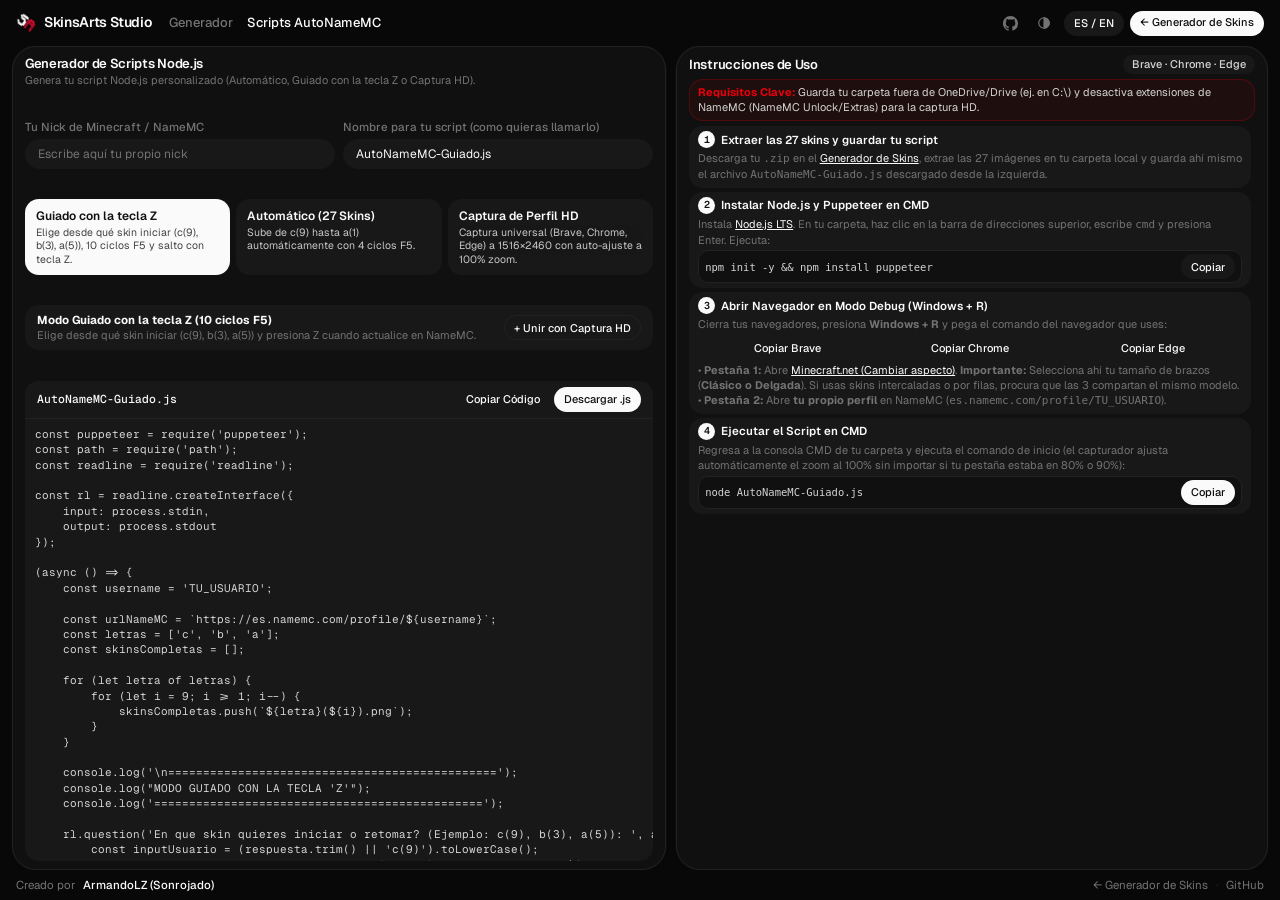
<file: script/index.html>
<!DOCTYPE html>
<html lang="es">
<head>
    <meta charset="UTF-8">
    <meta name="viewport" content="width=device-width, initial-scale=1.0">
    <title>AutoNameMC & Capture Scripts — SkinsArts Studio</title>
    <meta name="description" content="Generador de scripts Node.js personalizados para subir 27 skins a Minecraft.net, actualizar NameMC y capturar tu perfil en alta resolución.">
    <meta name="author" content="ArmandoLZ (Sonrojado)">
    <link rel="icon" type="image/png" href="../logo1.png">
    <link rel="preconnect" href="https://fonts.googleapis.com">
    <link rel="preconnect" href="https://fonts.gstatic.com" crossorigin>
    <link href="https://fonts.googleapis.com/css2?family=Geist+Mono:wght@400;500&family=Geist:wght@400;500;600;700&display=swap" rel="stylesheet">
    <link rel="stylesheet" href="../style.css">
</head>
<body>
    <div class="app-shell">
        <header class="topbar">
            <div class="topbar-left">
                <a href="../index.html" class="topbar-brand">
                    <img src="../logo2.png" alt="SkinsArts" class="brand-logo" onerror="this.style.display='none'">
                    <span class="brand-title">SkinsArts Studio</span>
                </a>
                <nav class="topbar-nav">
                    <a href="../index.html" class="nav-link" data-i18n="nav_generator">Generador</a>
                    <a href="index.html" class="nav-link active" data-i18n="nav_scripts">Scripts AutoNameMC</a>
                </nav>
            </div>

            <div class="topbar-actions">
                <a href="https://github.com/srbrop/SkinsArts-Studio" target="_blank" rel="noopener" class="btn btn-ghost btn-icon" title="GitHub">
                    <svg width="15" height="15" viewBox="0 0 16 16" fill="currentColor"><path d="M8 0C3.58 0 0 3.58 0 8c0 3.54 2.29 6.53 5.47 7.59.4.07.55-.17.55-.38 0-.19-.01-.82-.01-1.49-2.01.37-2.53-.49-2.69-.94-.09-.23-.48-.94-.82-1.13-.28-.15-.68-.52-.01-.53.63-.01 1.08.58 1.23.82.72 1.21 1.87.87 2.33.66.07-.52.28-.87.51-1.07-1.78-.2-3.64-.89-3.64-3.95 0-.87.31-1.59.82-2.15-.08-.2-.36-1.02.08-2.12 0 0 .67-.21 2.2.82.64-.18 1.32-.27 2-.27.68 0 1.36.09 2 .27 1.53-1.04 2.2-.82 2.2-.82.44 1.1.16 1.92.08 2.12.51.56.82 1.27.82 2.15 0 3.07-1.87 3.75-3.65 3.95.29.25.54.73.54 1.48 0 1.07-.01 1.93-.01 2.2 0 .21.15.46.55.38A8.013 8.013 0 0016 8c0-4.42-3.58-8-8-8z"></path></svg>
                </a>
                <button id="btn-theme-script" class="btn btn-ghost btn-icon" title="Cambiar Tema">
                    <svg width="14" height="14" viewBox="0 0 24 24" fill="none" stroke="currentColor" stroke-width="2"><circle cx="12" cy="12" r="9"/><path d="M12 3v18a9 9 0 0 0 0-18z" fill="currentColor"/></svg>
                </button>
                <button id="btn-lang-script" class="btn btn-secondary btn-xs">
                    <span id="script-lang-indicator">ES / EN</span>
                </button>
                <a href="../index.html" class="btn btn-primary btn-xs">
                    <span data-i18n="back_generator">← Generador de Skins</span>
                </a>
            </div>
        </header>

        <main class="scripts-workspace">
            <section class="card col-panel">
                <div class="card-header-row">
                    <div>
                        <h1 class="card-title" data-i18n="gen_heading">Generador de Scripts Node.js</h1>
                        <p class="helper-text" data-i18n="gen_sub">Genera tu script Node.js personalizado (Automático, Guiado con la tecla Z o Captura HD).</p>
                    </div>
                </div>

                <div class="script-inputs-grid">
                    <div class="script-field-group">
                        <label for="nick-input" class="field-label" data-i18n="ask_nick">Tu Nick de Minecraft / NameMC</label>
                        <input type="text" id="nick-input" class="input-pill" value="" placeholder="Escribe aquí tu propio nick">
                    </div>
                    <div class="script-field-group">
                        <label for="filename-input" class="field-label" data-i18n="ask_filename">Nombre para tu script (como quieras llamarlo)</label>
                        <input type="text" id="filename-input" class="input-pill" value="AutoNameMC-Guiado.js" placeholder="Ejemplo: mi-script.js">
                    </div>
                </div>

                <div class="script-tabs">
                    <button type="button" class="script-tab-card active" data-script="guided">
                        <span class="tab-file" data-i18n="tab_guided_title">Guiado con la tecla Z</span>
                        <span class="tab-desc" data-i18n="tab_guided_desc">Elige desde qué skin iniciar (c(9), b(3), a(5)), 10 ciclos F5 y salto con tecla Z.</span>
                    </button>
                    <button type="button" class="script-tab-card" data-script="auto">
                        <span class="tab-file" data-i18n="tab_auto_title">Automático (27 Skins)</span>
                        <span class="tab-desc" data-i18n="tab_auto_desc">Sube de c(9) hasta a(1) automáticamente con 4 ciclos F5.</span>
                    </button>
                    <button type="button" class="script-tab-card" data-script="capture">
                        <span class="tab-file" data-i18n="tab_capture_title">Captura de Perfil HD</span>
                        <span class="tab-desc" data-i18n="tab_capture_desc">Captura universal (Brave, Chrome, Edge) a 1516×2460 con auto-ajuste a 100% zoom.</span>
                    </button>
                </div>

                <div id="combine-bar" class="card-header-row" style="background: var(--color-surface-alt); padding: 7px 12px; border-radius: var(--radius-nested);">
                    <div style="min-width: 0;">
                        <strong id="mode-summary-title" style="font-size: 11.5px; color: var(--color-ink); display: block;"></strong>
                        <p id="mode-summary-text" class="helper-text" style="font-size: 11px;"></p>
                    </div>
                    <button type="button" id="btn-combine-capture" class="btn btn-outline btn-xs" style="flex-shrink: 0;">
                        <span id="combine-btn-text">+ Unir con Captura HD</span>
                    </button>
                </div>

                <div class="code-preview-wrapper">
                    <div class="code-preview-header">
                        <span id="code-filename-label" class="code-filename">AutoNameMC-Guiado.js</span>
                        <div class="btn-group">
                            <button id="btn-copy-code" class="btn btn-secondary btn-xs" data-i18n="copy_code">Copiar Código</button>
                            <button id="btn-download-code" class="btn btn-primary btn-xs" data-i18n="download_code">Descargar .js</button>
                        </div>
                    </div>
                    <pre id="generated-code-pre" class="code-pre"></pre>
                </div>
            </section>

            <section class="card col-panel">
                <div class="card-header-row">
                    <h2 class="card-title" data-i18n="guide_heading">Instrucciones de Uso</h2>
                    <span class="badge-pill badge-soft">Brave · Chrome · Edge</span>
                </div>

                <div class="alert-warning-box">
                    <strong data-i18n="warn_title">Requisitos Clave:</strong>
                    <span data-i18n="warn_desc">Guarda tu carpeta fuera de OneDrive/Drive (ej. en <code>C:\</code>) y desactiva extensiones de NameMC (NameMC Unlock/Extras) para la captura HD.</span>
                </div>

                <div class="tutorial-steps">
                    <div class="step-block">
                        <div class="step-header">
                            <span class="step-num">1</span>
                            <span class="step-title" data-i18n="step1_title">Extraer las 27 skins y guardar tu script</span>
                        </div>
                        <p class="helper-text" data-i18n="step1_desc">
                            Descarga tu <code>.zip</code> en el <a href="../index.html" style="color: var(--color-ink); text-decoration: underline;">Generador de Skins</a>, extrae las 27 imágenes en tu carpeta local y guarda ahí mismo el archivo <code id="step1-file-ref">AutoNameMC-Guiado.js</code> descargado desde la izquierda.
                        </p>
                    </div>

                    <div class="step-block">
                        <div class="step-header">
                            <span class="step-num">2</span>
                            <span class="step-title" data-i18n="step2_title">Instalar Node.js y Puppeteer en CMD</span>
                        </div>
                        <p class="helper-text" data-i18n="step2_desc">
                            Instala <a href="https://nodejs.org/" target="_blank" rel="noopener" style="color: var(--color-ink); text-decoration: underline;">Node.js LTS</a>. En tu carpeta, haz clic en la barra de direcciones superior, escribe <code>cmd</code> y presiona Enter. Ejecuta:
                        </p>
                        <div class="cmd-snip">
                            <code>npm init -y && npm install puppeteer</code>
                            <button type="button" class="btn btn-secondary btn-xs copy-snip-btn" data-copy="npm init -y && npm install puppeteer" data-i18n="copy_btn">Copiar</button>
                        </div>
                    </div>

                    <div class="step-block">
                        <div class="step-header">
                            <span class="step-num">3</span>
                            <span class="step-title" data-i18n="step3_title">Abrir Navegador en Modo Debug (Windows + R)</span>
                        </div>
                        <p class="helper-text" data-i18n="step3_desc">
                            Cierra todas las ventanas de tu navegador, presiona <strong>Windows + R</strong> y pega el comando del navegador que uses:
                        </p>
                        <div class="browser-grid-btns">
                            <button type="button" class="btn btn-secondary btn-xs copy-snip-btn" data-copy='"C:\Program Files\BraveSoftware\Brave-Browser\Application\brave.exe" --remote-debugging-port=9222'>Copiar Brave</button>
                            <button type="button" class="btn btn-secondary btn-xs copy-snip-btn" data-copy='"C:\Program Files\Google\Chrome\Application\chrome.exe" --remote-debugging-port=9222'>Copiar Chrome</button>
                            <button type="button" class="btn btn-secondary btn-xs copy-snip-btn" data-copy='"C:\Program Files (x86)\Microsoft\Edge\Application\msedge.exe" --remote-debugging-port=9222'>Copiar Edge</button>
                        </div>
                        <p class="helper-text" data-i18n="step3_tabs">
                            • <strong>Pestaña 1:</strong> Abre <a href="https://www.minecraft.net/msaprofile/mygames/editskin" target="_blank" rel="noopener" style="color: var(--color-ink); text-decoration: underline;">Minecraft.net (Cambiar aspecto)</a>. <strong>Importante:</strong> Selecciona manualmente ahí el tamaño de brazos de tu skin (<strong>Clásico o Delgada</strong>), ya que el script no cambia esa opción por ti.<br>
                            • <strong>Pestaña 2:</strong> Abre <strong>tu propio perfil</strong> en NameMC (<code id="namemc-dynamic-link">es.namemc.com/profile/TU_USUARIO</code>).
                        </p>
                    </div>

                    <div class="step-block">
                        <div class="step-header">
                            <span class="step-num">4</span>
                            <span class="step-title" data-i18n="step4_title">Ejecutar el Script en CMD</span>
                        </div>
                        <p class="helper-text" data-i18n="step4_desc">
                            Regresa a la consola CMD de tu carpeta y ejecuta el comando de inicio (el capturador ajusta automáticamente el zoom al 100% sin importar si tu pestaña estaba en 80% o 90%):
                        </p>
                        <div class="cmd-snip">
                            <code id="run-cmd-display">node AutoNameMC-Guiado.js</code>
                            <button type="button" id="copy-run-cmd-btn" class="btn btn-primary btn-xs" data-i18n="copy_btn">Copiar</button>
                        </div>
                    </div>
                </div>
            </section>
        </main>

        <footer class="app-footer">
            <div class="footer-left">
                <span data-i18n="footer_made">Creado por</span>
                <a href="https://namemc.com/profile/Sonrojado" target="_blank" rel="noopener" class="footer-link-strong">ArmandoLZ (Sonrojado)</a>
            </div>
            <div class="footer-right">
                <a href="../index.html" class="footer-link" data-i18n="back_generator">← Generador de Skins</a>
                <span class="footer-sep">·</span>
                <a href="https://github.com/srbrop/SkinsArts-Studio" target="_blank" rel="noopener" class="footer-link">GitHub</a>
            </div>
        </footer>
    </div>

    <script>
        const i18nScript = {
            es: {
                nav_generator: "Generador",
                nav_scripts: "Scripts AutoNameMC",
                back_generator: "← Generador de Skins",
                gen_heading: "Generador de Scripts Node.js",
                gen_sub: "Genera tu script Node.js personalizado (Automático, Guiado con la tecla Z o Captura HD).",
                ask_nick: "Tu Nick de Minecraft / NameMC",
                ask_filename: "Nombre para tu script (como quieras llamarlo)",
                tab_guided_title: "Guiado con la tecla Z",
                tab_guided_desc: "Elige desde qué skin iniciar (c(9), b(3), a(5)), 10 ciclos F5 y salto con tecla Z.",
                tab_auto_title: "Automático (27 Skins)",
                tab_auto_desc: "Sube de c(9) hasta a(1) automáticamente con 4 ciclos F5.",
                tab_capture_title: "Captura de Perfil HD",
                tab_capture_desc: "Captura universal (Brave, Chrome, Edge) a 1516×2460 con auto-ajuste a 100% zoom.",
                combine_off: "+ Unir con Captura HD",
                combine_on: "✓ Unido con Captura HD (1 solo script)",
                copy_code: "Copiar Código",
                copied: "¡Copiado!",
                download_code: "Descargar .js",
                guide_heading: "Instrucciones de Uso",
                warn_title: "Requisitos Clave:",
                warn_desc: "Guarda tu carpeta fuera de OneDrive/Drive (ej. en C:\\) y desactiva extensiones de NameMC (NameMC Unlock/Extras) para la captura HD.",
                step1_title: "Extraer las 27 skins y guardar tu script",
                step2_title: "Instalar Node.js y Puppeteer en CMD",
                step2_desc: 'Instala <a href="https://nodejs.org/" target="_blank" rel="noopener" style="color: var(--color-ink); text-decoration: underline;">Node.js LTS</a>. En tu carpeta, haz clic en la barra de direcciones superior, escribe <code>cmd</code> y presiona Enter. Ejecuta:',
                step3_title: "Abrir Navegador en Modo Debug (Windows + R)",
                step3_desc: "Cierra tus navegadores, presiona <strong>Windows + R</strong> y pega el comando del navegador que uses:",
                step3_tabs: '• <strong>Pestaña 1:</strong> Abre <a href="https://www.minecraft.net/msaprofile/mygames/editskin" target="_blank" rel="noopener" style="color: var(--color-ink); text-decoration: underline;">Minecraft.net (Cambiar aspecto)</a>. <strong>Importante:</strong> Selecciona ahí tu tamaño de brazos (<strong>Clásico o Delgada</strong>). Si usas skins intercaladas o por filas, procura que las 3 compartan el mismo modelo.<br>• <strong>Pestaña 2:</strong> Abre <strong>tu propio perfil</strong> en NameMC (<code id="namemc-dynamic-link">es.namemc.com/profile/TU_USUARIO</code>).',
                step4_title: "Ejecutar el Script en CMD",
                step4_desc: "Regresa a la consola CMD de tu carpeta y ejecuta el comando de inicio (el capturador ajusta automáticamente el zoom al 100% sin importar si tu pestaña estaba en 80% o 90%):",
                copy_btn: "Copiar",
                footer_made: "Creado por",
                modes: {
                    guided: {
                        defaultName: "AutoNameMC-Guiado.js",
                        combinedName: "AutoNameMC-Guiado-Captura.js",
                        title: "Modo Guiado con la tecla Z (10 ciclos F5)",
                        titleCombined: "Modo Guiado con la tecla Z + Captura HD al finalizar",
                        desc: "Elige desde qué skin iniciar (c(9), b(3), a(5)) y presiona Z cuando actualice en NameMC.",
                        descCombined: "Sube tus skins guiado con la tecla Z y, al terminar el lote, toma automáticamente la captura 4x HD de tu perfil."
                    },
                    auto: {
                        defaultName: "AutoNameMC.js",
                        combinedName: "AutoNameMC-Captura.js",
                        title: "Modo Automático Completo (4 ciclos F5)",
                        titleCombined: "Modo Automático Completo + Captura HD al finalizar",
                        desc: "Sube automáticamente las 27 skins de c(9).png a a(1).png con 4 ciclos F5 por skin.",
                        descCombined: "Sube las 27 skins de forma automática y al finalizar toma la captura 4x HD de tu nuevo mural en el navegador."
                    },
                    capture: {
                        defaultName: "NameMC-Capture.js",
                        combinedName: "NameMC-Capture.js",
                        title: "Captura de Perfil NameMC Universal (Brave, Chrome, Edge)",
                        titleCombined: "Captura de Perfil NameMC Universal (Brave, Chrome, Edge)",
                        desc: "Conecta a tu pestaña abierta de NameMC en cualquier navegador Chromium, corrige el zoom automáticamente al 100% y guarda tu perfil en 1516×2460.",
                        descCombined: ""
                    }
                }
            },
            en: {
                nav_generator: "Generator",
                nav_scripts: "AutoNameMC Scripts",
                back_generator: "← Skin Generator",
                gen_heading: "Node.js Script Generator",
                gen_sub: "Generate your custom Node.js script (Automatic, Guided with the Z key, or HD Capture).",
                ask_nick: "Your Minecraft / NameMC Nickname",
                ask_filename: "Script filename (name it whatever you want)",
                tab_guided_title: "Guided with the Z key",
                tab_guided_desc: "Choose starting skin (c(9), b(3), a(5)), 10 F5 cycles, and skip with the Z key.",
                tab_auto_title: "Automatic (27 Skins)",
                tab_auto_desc: "Uploads from c(9) down to a(1) automatically with 4x F5 cycles.",
                tab_capture_title: "HD Profile Capture",
                tab_capture_desc: "Universal capture (Brave, Chrome, Edge) at 1516×2460 with auto 100% zoom lock.",
                combine_off: "+ Merge with HD Capture",
                combine_on: "✓ Merged with HD Capture (Single Script)",
                copy_code: "Copy Code",
                copied: "Copied!",
                download_code: "Download .js",
                guide_heading: "Step-by-Step Instructions",
                warn_title: "Key Requirements:",
                warn_desc: "Keep folder outside OneDrive/Drive (e.g. C:\\) and disable NameMC extensions (NameMC Unlock/Extras) for HD capture.",
                step1_title: "Extract the 27 skins & save your script",
                step2_title: "Install Node.js & Puppeteer in CMD",
                step2_desc: 'Install <a href="https://nodejs.org/" target="_blank" rel="noopener" style="color: var(--color-ink); text-decoration: underline;">Node.js LTS</a>. In your folder, click the address bar, type <code>cmd</code>, and press Enter. Run:',
                step3_title: "Open Browser in Debug Mode (Windows + R)",
                step3_desc: "Close all browsers, press <strong>Windows + R</strong>, and paste the command for your browser:",
                step3_tabs: '• <strong>Tab 1:</strong> Open <a href="https://www.minecraft.net/msaprofile/mygames/editskin" target="_blank" rel="noopener" style="color: var(--color-ink); text-decoration: underline;">Minecraft.net (Change skin)</a>. <strong>Important:</strong> Manually choose your arm size there (<strong>Classic or Slim</strong>). If using alternating/row skins, make sure all 3 share the same model.<br>• <strong>Tab 2:</strong> Open <strong>your own profile</strong> on NameMC (<code id="namemc-dynamic-link">es.namemc.com/profile/YOUR_USERNAME</code>).',
                step4_title: "Run the Script in CMD",
                step4_desc: "Return to the CMD window in your folder and run your file (the capture logic automatically normalizes browser zoom to 100% even if your tab was at 80% or 90%):",
                copy_btn: "Copy",
                footer_made: "Created by",
                modes: {
                    guided: {
                        defaultName: "AutoNameMC-Guided.js",
                        combinedName: "AutoNameMC-Guided-Capture.js",
                        title: "Guided Mode with the Z key (10 F5 cycles)",
                        titleCombined: "Guided Mode with the Z key + HD Capture at the end",
                        desc: "Choose which skin to start from (c(9), b(3), a(5)) and press Z as soon as NameMC updates.",
                        descCombined: "Uploads your skins guided with the Z key and automatically captures a 4x HD screenshot of your profile when finished."
                    },
                    auto: {
                        defaultName: "AutoNameMC.js",
                        combinedName: "AutoNameMC-Capture.js",
                        title: "Full Automatic Mode (4 F5 cycles)",
                        titleCombined: "Full Automatic Mode + HD Capture at the end",
                        desc: "Automatically uploads all 27 skins from c(9).png down to a(1).png with 4 F5 cycles per skin.",
                        descCombined: "Uploads all 27 skins automatically and captures a 4x HD screenshot of your new mural when finished."
                    },
                    capture: {
                        defaultName: "NameMC-Capture.js",
                        combinedName: "NameMC-Capture.js",
                        title: "Universal NameMC Profile Capture (Brave, Chrome, Edge)",
                        titleCombined: "Universal NameMC Profile Capture (Brave, Chrome, Edge)",
                        desc: "Connects to your open NameMC tab in any Chromium browser, automatically locks zoom to 100%, and saves your profile at 1516×2460.",
                        descCombined: ""
                    }
                }
            }
        };

        let currentLang = localStorage.getItem('skinsarts_lang') || 'es';
        let currentTheme = localStorage.getItem('skinsarts_theme') || 'dark';
        let activeScriptType = 'guided';
        let combineWithCapture = false;
        let userEditedFilename = false;

        const nickInput = document.getElementById('nick-input');
        const filenameInput = document.getElementById('filename-input');
        const codePre = document.getElementById('generated-code-pre');
        const codeFilenameLabel = document.getElementById('code-filename-label');
        const modeSummaryTitle = document.getElementById('mode-summary-title');
        const modeSummaryText = document.getElementById('mode-summary-text');
        const btnCombineCapture = document.getElementById('btn-combine-capture');
        const combineBtnText = document.getElementById('combine-btn-text');
        const runCmdDisplay = document.getElementById('run-cmd-display');
        const step1FileRef = document.getElementById('step1-file-ref');

        function applyScriptTheme() {
            const isLight = currentTheme === 'light';
            document.body.classList.toggle('theme-light', isLight);
            const logoImg = document.querySelector('.brand-logo');
            if (logoImg) {
                logoImg.src = isLight ? '../logo1.png' : '../logo2.png';
            }
        }

        document.getElementById('btn-theme-script')?.addEventListener('click', () => {
            currentTheme = currentTheme === 'dark' ? 'light' : 'dark';
            localStorage.setItem('skinsarts_theme', currentTheme);
            applyScriptTheme();
        });

        function normalizeJsFilename(rawName, fallback) {
            const clean = (rawName || '').trim().replace(/[<>:"/\\|?*]/g, '');
            if (!clean) return fallback;
            return clean.toLowerCase().endsWith('.js') ? clean : `${clean}.js`;
        }

        function getCaptureSnippet(indent = '        ') {
            return `${indent}console.log('\\n[CAPTURA HD] Preparando captura de perfil en alta resolucion...');
${indent}await tabNameMC.bringToFront();

${indent}if (!tabNameMC.url().toLowerCase().includes(\`/profile/\${username.toLowerCase()}\`)) {
${indent}    await tabNameMC.goto(\`https://es.namemc.com/profile/\${username}\`, { waitUntil: 'networkidle2', timeout: 60000 });
${indent}} else {
${indent}    await tabNameMC.reload({ waitUntil: 'networkidle2', timeout: 60000 });
${indent}}

${indent}const client = await tabNameMC.target().createCDPSession();
${indent}await client.send('Emulation.setPageScaleFactor', { pageScaleFactor: 1 });
${indent}await tabNameMC.setViewport({ width: 1920, height: 3000, deviceScaleFactor: 4 });

${indent}const zoomFactor = await tabNameMC.evaluate(() => 1920 / window.innerWidth);
${indent}if (Math.abs(zoomFactor - 1) > 0.005) {
${indent}    await tabNameMC.setViewport({
${indent}        width: Math.round(1920 * zoomFactor),
${indent}        height: Math.round(3000 * zoomFactor),
${indent}        deviceScaleFactor: 4 / zoomFactor
${indent}    });
${indent}}

${indent}await tabNameMC.addStyleTag({
${indent}    content: \`
${indent}        html, body {
${indent}            min-width: 1200px !important;
${indent}            zoom: 100% !important;
${indent}            scroll-behavior: auto !important;
${indent}        }
${indent}        .container, .container-lg, .container-xl {
${indent}            width: 1140px !important;
${indent}            max-width: 1140px !important;
${indent}        }
${indent}        .col-md-4, .col-lg-4, .card {
${indent}            min-width: 379px !important;
${indent}        }
${indent}        .card canvas.skin-2d, .skin-2d {
${indent}            image-rendering: pixelated !important;
${indent}        }
${indent}        ins.adsbygoogle, [id^="google_ads"], [class*="ad-"], iframe:not([src*="namemc"]), .namemc-extras, [class*="namemc-unlock"], [id*="namemc-extras"], [id*="namemc-unlock"] {
${indent}            display: none !important;
${indent}        }
${indent}    \`
${indent}});

${indent}await tabNameMC.evaluate(() => {
${indent}    document.documentElement.style.zoom = '100%';
${indent}    document.body.style.zoom = '100%';
${indent}    window.scrollTo(0, 0);
${indent}    window.dispatchEvent(new Event('resize'));
${indent}});

${indent}await tabNameMC.waitForSelector('h1', { timeout: 30000 });
${indent}await tabNameMC.waitForSelector('canvas', { timeout: 30000 });
${indent}await new Promise(r => setTimeout(r, 2500));

${indent}const rawRegion = await tabNameMC.evaluate(() => {
${indent}    window.scrollTo(0, 0);
${indent}    const nameEl = document.querySelector('h1');
${indent}    const cards = Array.from(document.querySelectorAll('.card'));
${indent}    const skinCard = cards.find(c => c.querySelector('canvas'));
${indent}    const mosaicCard = cards.find(c =>
${indent}        c.querySelectorAll('a[href*="/skin/"]').length > 0 ||
${indent}        c.innerText.includes('Aspectos') ||
${indent}        c.innerText.includes('Skins')
${indent}    );

${indent}    if (!nameEl || !skinCard || !mosaicCard) return null;

${indent}    const nRect = nameEl.getBoundingClientRect();
${indent}    const sRect = skinCard.getBoundingClientRect();
${indent}    const mRect = mosaicCard.getBoundingClientRect();

${indent}    const left = Math.min(nRect.left, sRect.left, mRect.left) + window.scrollX;
${indent}    const right = Math.max(nRect.right, sRect.right, mRect.right) + window.scrollX;
${indent}    const top = nRect.top + window.scrollY;
${indent}    const bottom = mRect.bottom + window.scrollY;

${indent}    return {
${indent}        x: Math.max(0, left),
${indent}        y: Math.max(0, top),
${indent}        width: right - left,
${indent}        height: bottom - top
${indent}    };
${indent}});

${indent}if (rawRegion) {
${indent}    const clipRegion = {
${indent}        x: Math.floor(rawRegion.x * zoomFactor),
${indent}        y: Math.floor(rawRegion.y * zoomFactor),
${indent}        width: Math.ceil(rawRegion.width * zoomFactor),
${indent}        height: Math.ceil(rawRegion.height * zoomFactor)
${indent}    };

${indent}    let numeroMural = 1;
${indent}    while (fs.existsSync(path.join(__dirname, \`\${username}_mural_\${numeroMural}.png\`))) {
${indent}        numeroMural++;
${indent}    }

${indent}    const savePath = path.join(__dirname, \`\${username}_mural_\${numeroMural}.png\`);
${indent}    await tabNameMC.screenshot({
${indent}        path: savePath,
${indent}        clip: clipRegion,
${indent}        captureBeyondViewport: true
${indent}    });
${indent}    console.log(\`\\nCaptura guardada con exito: \${username}_mural_\${numeroMural}.png\`);
${indent}} else {
${indent}    console.log('\\nError: No se pudo calcular el area del perfil.');
${indent}}

${indent}try {
${indent}    await client.send('Emulation.clearDeviceMetricsOverride');
${indent}} catch (e) {}`;
        }

        function buildScriptCode(type, rawNick, includeCapture) {
            const safeNick = (rawNick || 'TU_USUARIO').trim().replace(/['"\\]/g, '') || 'TU_USUARIO';

            if (type === 'capture') {
                return `const puppeteer = require('puppeteer');
const path = require('path');
const fs = require('fs');

(async () => {
    const username = '${safeNick}';

    console.log('[CAPTURA HD] Conectando al navegador (Brave, Chrome o Edge)...');

    try {
        const browser = await puppeteer.connect({ browserURL: 'http://127.0.0.1:9222' });
        const pages = await browser.pages();
        let tabNameMC = pages.find(p => p.url().includes('namemc.com'));

        if (!tabNameMC) {
            throw new Error('Abre primero la pestana de tu perfil de NameMC en el navegador.');
        }

${getCaptureSnippet('        ')}

        browser.disconnect();
    } catch (error) {
        console.error('\\nError al tomar la captura:', error);
    }
})();`;
            }

            if (type === 'auto') {
                const fsRequire = includeCapture ? "\nconst fs = require('fs');" : "";
                const captureBlock = includeCapture ? `\n${getCaptureSnippet('        ')}\n` : "";
                return `const puppeteer = require('puppeteer');
const path = require('path');${fsRequire}

(async () => {
    const username = '${safeNick}';

    const urlNameMC = \`https://es.namemc.com/profile/\${username}\`;
    const letras = ['c', 'b', 'a'];
    const skins = [];

    for (let letra of letras) {
        for (let i = 9; i >= 1; i--) {
            skins.push(\`\${letra}(\${i}).png\`);
        }
    }

    console.log(\`Lista generada: \${skins.length} skins para subir.\`);

    try {
        console.log('Conectando a tu navegador para la subida...');
        const browser = await puppeteer.connect({ browserURL: 'http://127.0.0.1:9222' });
        const pages = await browser.pages();

        let tabMinecraft = pages.find(p => p.url().includes('minecraft.net'));
        let tabNameMC = pages.find(p => p.url().includes('namemc.com'));

        if (!tabMinecraft || !tabNameMC) {
            throw new Error('No se encontraron las pestanas requeridas. Asegurate de tener minecraft.net y namemc.com abiertas.');
        }

        if (!tabNameMC.url().toLowerCase().includes(username.toLowerCase())) {
            await tabNameMC.goto(urlNameMC, { waitUntil: 'domcontentloaded', timeout: 60000 });
        }

        console.log('Pestanas detectadas. Iniciando subida automatica...\\n');

        for (let skin of skins) {
            const skinPath = path.join(__dirname, skin);
            let subidaExitosa = false;
            let intentos = 1;

            while (!subidaExitosa) {
                console.log(\`[Intento #\${intentos}] Procesando: \${skin}...\`);

                try {
                    await tabMinecraft.bringToFront();

                    if (!tabMinecraft.url().includes('editskin')) {
                        console.log('[ALERTA] Redireccion detectada. Pausando 30s...');
                        await new Promise(r => setTimeout(r, 30000));
                        await tabMinecraft.goto('https://www.minecraft.net/msaprofile/mygames/editskin', { waitUntil: 'networkidle2', timeout: 60000 });
                        continue;
                    }

                    const btnSelectorFile = '#choose-file';
                    await tabMinecraft.waitForSelector(btnSelectorFile, { visible: true, timeout: 15000 });

                    const [fileChooser] = await Promise.all([
                        tabMinecraft.waitForFileChooser({ timeout: 15000 }),
                        tabMinecraft.click(btnSelectorFile)
                    ]);
                    await fileChooser.accept([skinPath]);

                    await new Promise(r => setTimeout(r, 2500));

                    const promesaRed = tabMinecraft.waitForResponse(
                        res => res.url().includes('/profile/skins') && res.request().method() !== 'OPTIONS',
                        { timeout: 12000 }
                    ).catch(() => null);

                    console.log('   Enviando peticion a Mojang...');
                    const btnCargar = 'button[data-aem-contentname="Upload Skin"]';
                    await tabMinecraft.waitForSelector(btnCargar, { visible: true, timeout: 15000 });
                    await tabMinecraft.click(btnCargar);

                    const respuestaAPI = await promesaRed;

                    if (respuestaAPI && respuestaAPI.ok()) {
                        console.log('   [CONFIRMADO] El servidor acepto la skin correctamente.');
                        subidaExitosa = true;
                    } else {
                        if (!respuestaAPI) {
                            console.log('   [FALLO] Peticion perdida o pagina congelada.');
                        } else {
                            const statusCode = respuestaAPI.status();
                            let detallesError = 'No detallado.';
                            try { detallesError = await respuestaAPI.text(); } catch (e) {}
                            console.log(\`   [RECHAZADO] Codigo: \${statusCode} | Motivo: \${detallesError}\`);
                        }

                        console.log('   [ESPERA] Esperando 15s para reintentar...');
                        await tabMinecraft.reload({ waitUntil: 'networkidle2', timeout: 60000 });
                        await new Promise(r => setTimeout(r, 15000));
                        intentos++;
                    }
                } catch (innerError) {
                    console.log(\`   [ERROR DE NAVEGADOR] \${innerError.message}\`);
                    console.log('   [RECUPERACION] Forzando recarga (15s)...');
                    try { await tabMinecraft.reload({ waitUntil: 'networkidle2', timeout: 60000 }); } catch (e) {}
                    await new Promise(r => setTimeout(r, 15000));
                    intentos++;
                }
            }

            try {
                console.log('Pasando a NameMC para actualizar el historial...');
                await tabNameMC.bringToFront();

                for (let ciclo = 1; ciclo <= 4; ciclo++) {
                    console.log(\`   Ejecutando F5 #\${ciclo} de 4...\`);
                    await tabNameMC.reload({ waitUntil: 'networkidle2', timeout: 60000 });

                    if (ciclo < 4) {
                        console.log('   Esperando 8s...');
                        await new Promise(r => setTimeout(r, 8000));
                    }
                }

                console.log('Historial actualizado tras 4 ciclos.');
            } catch (nameMcError) {
                console.log('   [AVISO] Retraso al recargar NameMC.');
            }

            console.log('Esperando 7s de seguridad finales...\\n');
            await new Promise(r => setTimeout(r, 7000));
        }
${captureBlock}
        browser.disconnect();
        console.log('\\nPROCESO COMPLETADO. Las 27 skins fueron subidas.');
    } catch (error) {
        console.error('\\nError en la ejecucion:', error);
    }
})();`;
            }

            const fsRequire = includeCapture ? "\nconst fs = require('fs');" : "";
            const captureBlock = includeCapture ? `\n${getCaptureSnippet('            ')}\n` : "";
            return `const puppeteer = require('puppeteer');
const path = require('path');${fsRequire}
const readline = require('readline');

const rl = readline.createInterface({
    input: process.stdin,
    output: process.stdout
});

(async () => {
    const username = '${safeNick}';

    const urlNameMC = \`https://es.namemc.com/profile/\${username}\`;
    const letras = ['c', 'b', 'a'];
    const skinsCompletas = [];

    for (let letra of letras) {
        for (let i = 9; i >= 1; i--) {
            skinsCompletas.push(\`\${letra}(\${i}).png\`);
        }
    }

    console.log('\\n===============================================');
    console.log("MODO GUIADO CON LA TECLA 'Z'");
    console.log('===============================================');

    rl.question('En que skin quieres iniciar o retomar? (Ejemplo: c(9), b(3), a(5)): ', async (respuesta) => {
        const inputUsuario = (respuesta.trim() || 'c(9)').toLowerCase();
        const skinBuscada = inputUsuario.endsWith('.png') ? inputUsuario : \`\${inputUsuario}.png\`;
        const indice = skinsCompletas.indexOf(skinBuscada);

        if (indice === -1) {
            console.log(\`\\nError: No se encontro "\${skinBuscada}" en la lista de 27 skins.\`);
            process.exit(1);
        }

        const skinsFaltantes = skinsCompletas.slice(indice);
        rl.close();

        let saltarManual = false;
        let dispararFreno = null;

        if (process.stdin.isTTY) {
            process.stdin.setRawMode(true);
        }
        process.stdin.resume();
        process.stdin.setEncoding('utf8');

        process.stdin.on('data', (key) => {
            if (key.toLowerCase() === 'z') {
                saltarManual = true;
                if (dispararFreno) dispararFreno();
            }
            if (key === '\\u0003') {
                console.log('\\nDeteniendo el script manualmente...');
                process.exit();
            }
        });

        console.log(\`\\nIniciando desde: \${skinsFaltantes[0]}\`);
        console.log(\`Skins restantes en este lote: \${skinsFaltantes.length}\\n\`);

        try {
            console.log('Conectando a tu navegador...');
            const browser = await puppeteer.connect({ browserURL: 'http://127.0.0.1:9222' });
            const pages = await browser.pages();

            let tabMinecraft = pages.find(p => p.url().includes('minecraft.net'));
            let tabNameMC = pages.find(p => p.url().includes('namemc.com'));

            if (!tabMinecraft || !tabNameMC) {
                throw new Error('No se encontraron las pestanas requeridas. Asegurate de tener minecraft.net y namemc.com abiertas.');
            }

            if (!tabNameMC.url().toLowerCase().includes(username.toLowerCase())) {
                await tabNameMC.goto(urlNameMC, { waitUntil: 'domcontentloaded', timeout: 60000 });
            }

            console.log('Pestanas detectadas. Iniciando subida...\\n');

            for (let skin of skinsFaltantes) {
                const skinPath = path.join(__dirname, skin);
                let subidaExitosa = false;
                let intentos = 1;

                while (!subidaExitosa) {
                    console.log(\`[Intento #\${intentos}] Procesando: \${skin}...\`);

                    try {
                        await tabMinecraft.bringToFront();

                        if (!tabMinecraft.url().includes('editskin')) {
                            console.log('[ALERTA] Redireccion detectada. Pausando 30s...');
                            await new Promise(r => setTimeout(r, 30000));
                            await tabMinecraft.goto('https://www.minecraft.net/msaprofile/mygames/editskin', { waitUntil: 'domcontentloaded', timeout: 60000 });
                            continue;
                        }

                        const btnSelectorFile = '#choose-file';
                        await tabMinecraft.waitForSelector(btnSelectorFile, { visible: true, timeout: 15000 });

                        const [fileChooser] = await Promise.all([
                            tabMinecraft.waitForFileChooser({ timeout: 15000 }),
                            tabMinecraft.click(btnSelectorFile)
                        ]);
                        await fileChooser.accept([skinPath]);

                        await new Promise(r => setTimeout(r, 2500));

                        const promesaRed = tabMinecraft.waitForResponse(
                            res => res.url().includes('/profile/skins') && res.request().method() !== 'OPTIONS',
                            { timeout: 12000 }
                        ).catch(() => null);

                        console.log('   Enviando peticion a Mojang...');
                        const btnCargar = 'button[data-aem-contentname="Upload Skin"]';
                        await tabMinecraft.waitForSelector(btnCargar, { visible: true, timeout: 15000 });
                        await tabMinecraft.click(btnCargar);

                        const respuestaAPI = await promesaRed;

                        if (respuestaAPI && respuestaAPI.ok()) {
                            console.log('   [CONFIRMADO] El servidor acepto la skin correctamente.');
                            subidaExitosa = true;
                        } else {
                            if (!respuestaAPI) {
                                console.log('   [FALLO] Peticion perdida o pagina congelada.');
                            } else {
                                const statusCode = respuestaAPI.status();
                                let detallesError = 'No detallado.';
                                try { detallesError = await respuestaAPI.text(); } catch (e) {}
                                console.log(\`   [RECHAZADO] Codigo: \${statusCode} | Motivo: \${detallesError}\`);
                            }

                            console.log('   [ESPERA] Esperando 15s para reintentar...');
                            await tabMinecraft.reload({ waitUntil: 'domcontentloaded', timeout: 60000 });
                            await new Promise(r => setTimeout(r, 15000));
                            intentos++;
                        }
                    } catch (innerError) {
                        console.log(\`   [ERROR DE NAVEGADOR] \${innerError.message}\`);
                        console.log('   [RECUPERACION] Forzando recarga (15s)...');
                        try { await tabMinecraft.reload({ waitUntil: 'domcontentloaded', timeout: 60000 }); } catch (e) {}
                        await new Promise(r => setTimeout(r, 15000));
                        intentos++;
                    }
                }

                console.log('Pasando a NameMC...');
                try { await tabNameMC.bringToFront(); } catch (e) {}

                saltarManual = false;
                console.log('   [ATENCION] Cuando veas que la skin se actualizo, presiona la tecla "Z" para continuar.');

                for (let ciclo = 1; ciclo <= 10; ciclo++) {
                    if (saltarManual) {
                        console.log('   [SALTO CON TECLA Z] Pasando a la siguiente skin...');
                        break;
                    }

                    console.log(\`   Ciclo #\${ciclo} de 10... (Recargando)\`);

                    try {
                        const promesaRecarga = tabNameMC.reload({ waitUntil: 'domcontentloaded', timeout: 60000 });
                        const promesaEscape = new Promise(resolve => { dispararFreno = resolve; });

                        await Promise.race([promesaRecarga, promesaEscape]);
                        dispararFreno = null;
                    } catch (nameMcError) {
                        console.log('   [AVISO] NameMC demoro en responder. Continuando...');
                    }

                    if (saltarManual) {
                        console.log('   [SALTO CON TECLA Z] Pasando a la siguiente skin...');
                        break;
                    }

                    if (ciclo < 10) {
                        process.stdout.write('   Esperando 6s... (Presiona la tecla Z para saltar) ');
                        for (let m = 0; m < 60; m++) {
                            if (saltarManual) break;
                            await new Promise(r => setTimeout(r, 100));
                        }
                        console.log();
                    }
                }

                console.log('Enfriando sistema 4s...\\n');
                await new Promise(r => setTimeout(r, 4000));
            }
${captureBlock}
            browser.disconnect();
            console.log('\\nPROCESO COMPLETADO. Todas las skins seleccionadas fueron subidas.');
            process.exit(0);
        } catch (error) {
            console.error('\\nError en la ejecucion:', error);
            process.exit(1);
        }
    });
})();`;
        }

        function refreshGeneratorUI() {
            const rawNick = (nickInput.value || '').trim();
            const displayNick = rawNick || 'TU_USUARIO';
            const modeInfo = i18nScript[currentLang].modes[activeScriptType];
            const isMerged = activeScriptType !== 'capture' && combineWithCapture;
            const defaultFile = isMerged ? modeInfo.combinedName : modeInfo.defaultName;

            if (!userEditedFilename && filenameInput) {
                filenameInput.value = defaultFile;
            }

            const finalFilename = normalizeJsFilename(filenameInput.value, defaultFile);

            const dynLink = document.getElementById('namemc-dynamic-link');
            if (dynLink) {
                dynLink.textContent = `es.namemc.com/profile/${displayNick}`;
            }

            if (btnCombineCapture) {
                if (activeScriptType === 'capture') {
                    btnCombineCapture.style.display = 'none';
                } else {
                    btnCombineCapture.style.display = 'inline-flex';
                    btnCombineCapture.classList.toggle('active', combineWithCapture);
                    combineBtnText.textContent = combineWithCapture
                        ? i18nScript[currentLang].combine_on
                        : i18nScript[currentLang].combine_off;
                }
            }

            codeFilenameLabel.textContent = finalFilename;
            if (step1FileRef) step1FileRef.textContent = finalFilename;
            modeSummaryTitle.textContent = isMerged ? modeInfo.titleCombined : modeInfo.title;
            modeSummaryText.textContent = isMerged ? modeInfo.descCombined : modeInfo.desc;
            runCmdDisplay.textContent = `node ${finalFilename}`;

            codePre.textContent = buildScriptCode(activeScriptType, displayNick, isMerged);
        }

        function applyScriptPageLanguage() {
            document.querySelectorAll('[data-i18n]').forEach(el => {
                const key = el.getAttribute('data-i18n');
                if (i18nScript[currentLang][key]) {
                    el.innerHTML = i18nScript[currentLang][key];
                }
            });
            const ind = document.getElementById('script-lang-indicator');
            if (ind) ind.textContent = currentLang === 'es' ? 'ES / EN' : 'EN / ES';
            refreshGeneratorUI();
        }

        document.getElementById('btn-lang-script')?.addEventListener('click', () => {
            currentLang = currentLang === 'es' ? 'en' : 'es';
            localStorage.setItem('skinsarts_lang', currentLang);
            applyScriptPageLanguage();
        });

        nickInput?.addEventListener('input', refreshGeneratorUI);
        filenameInput?.addEventListener('input', () => {
            userEditedFilename = true;
            refreshGeneratorUI();
        });

        btnCombineCapture?.addEventListener('click', () => {
            combineWithCapture = !combineWithCapture;
            refreshGeneratorUI();
        });

        document.querySelectorAll('.script-tab-card').forEach(btn => {
            btn.addEventListener('click', () => {
                document.querySelectorAll('.script-tab-card').forEach(b => b.classList.remove('active'));
                btn.classList.add('active');
                activeScriptType = btn.getAttribute('data-script');
                refreshGeneratorUI();
            });
        });

        document.getElementById('btn-copy-code')?.addEventListener('click', async (e) => {
            const btn = e.currentTarget;
            await navigator.clipboard.writeText(codePre.textContent);
            const original = i18nScript[currentLang].copy_code;
            btn.textContent = i18nScript[currentLang].copied;
            setTimeout(() => { btn.textContent = original; }, 1400);
        });

        document.getElementById('btn-download-code')?.addEventListener('click', () => {
            const modeInfo = i18nScript[currentLang].modes[activeScriptType];
            const isMerged = activeScriptType !== 'capture' && combineWithCapture;
            const defaultFile = isMerged ? modeInfo.combinedName : modeInfo.defaultName;
            const finalFilename = normalizeJsFilename(filenameInput.value, defaultFile);
            const blob = new Blob([codePre.textContent], { type: 'application/javascript;charset=utf-8' });
            const url = URL.createObjectURL(blob);
            const a = document.createElement('a');
            a.href = url;
            a.download = finalFilename;
            a.click();
            setTimeout(() => URL.revokeObjectURL(url), 3000);
        });

        document.querySelectorAll('.copy-snip-btn').forEach(btn => {
            btn.addEventListener('click', async () => {
                const text = btn.getAttribute('data-copy');
                if (!text) return;
                await navigator.clipboard.writeText(text);
                const prev = btn.textContent;
                btn.textContent = i18nScript[currentLang].copied;
                setTimeout(() => { btn.textContent = prev; }, 1200);
            });
        });

        document.getElementById('copy-run-cmd-btn')?.addEventListener('click', async (e) => {
            const btn = e.currentTarget;
            await navigator.clipboard.writeText(runCmdDisplay.textContent);
            const prev = i18nScript[currentLang].copy_btn;
            btn.textContent = i18nScript[currentLang].copied;
            setTimeout(() => { btn.textContent = prev; }, 1200);
        });

        applyScriptTheme();
        applyScriptPageLanguage();
    </script>
</body>
</html>
</file>
<file: style.css>
:root {
    --color-canvas: #080808;
    --color-paper: #101010;
    --color-surface-alt: #181818;
    --color-surface-hover: #222222;
    --color-ink: #fafafa;
    --color-ink-soft: #d4d4d4;
    --color-mid-gray: #737373;
    --color-hairline: #222222;
    --color-ember: #e7000b;
    --shadow-subtle: 0 0 0 1px rgba(255, 255, 255, 0.03), 0 1px 3px rgba(0, 0, 0, 0.4);
    --font-geist: 'Geist', -apple-system, BlinkMacSystemFont, "Segoe UI", Roboto, sans-serif;
    --font-mono: 'Geist Mono', ui-monospace, SFMono-Regular, Menlo, Monaco, Consolas, monospace;
    --radius-cards: 24px;
    --radius-buttons: 18px;
    --radius-inputs: 18px;
    --radius-badges: 18px;
    --radius-nested: 14px;
}

body.theme-light {
    --color-canvas: #f5f5f5;
    --color-paper: #ffffff;
    --color-surface-alt: #f5f5f5;
    --color-surface-hover: #ebebeb;
    --color-ink: #0a0a0a;
    --color-ink-soft: #171717;
    --color-mid-gray: #737373;
    --color-hairline: #e5e5e5;
    --color-ember: #e7000b;
    --shadow-subtle: 0 0 0 1px rgba(23, 23, 23, 0.05), 0 1px 3px rgba(0, 0, 0, 0.08), 0 1px 2px -1px rgba(0, 0, 0, 0.08);
}

*, *::before, *::after {
    box-sizing: border-box;
    margin: 0;
    padding: 0;
}

html, body {
    background-color: var(--color-canvas);
    color: var(--color-ink);
    font-family: var(--font-geist);
    font-size: 13px;
    line-height: 1.4;
    -webkit-font-smoothing: antialiased;
    -moz-osx-font-smoothing: grayscale;
    min-height: 100vh;
    overflow-x: hidden;
}

#main-canvas,
#base-preview-canvas,
#signature-preview,
.namemc-mosaic canvas {
    image-rendering: pixelated;
    image-rendering: crisp-edges;
}

.app-shell {
    max-width: 1340px;
    margin: 0 auto;
    padding: 8px 16px;
    min-height: 100vh;
    display: flex;
    flex-direction: column;
    justify-content: space-between;
    gap: 8px;
}

.topbar {
    display: flex;
    align-items: center;
    justify-content: space-between;
    padding: 4px 4px;
    gap: 12px;
}

.topbar-left {
    display: flex;
    align-items: center;
    gap: 18px;
}

.topbar-brand {
    display: inline-flex;
    align-items: center;
    gap: 8px;
    text-decoration: none;
    color: var(--color-ink);
}

.brand-logo {
    width: 20px;
    height: 20px;
    border-radius: 5px;
    object-fit: contain;
}

.brand-title {
    font-size: 14px;
    font-weight: 600;
    letter-spacing: -0.025em;
    color: var(--color-ink);
}

.topbar-nav {
    display: flex;
    align-items: center;
    gap: 14px;
}

.nav-link {
    font-size: 13px;
    font-weight: 500;
    color: var(--color-mid-gray);
    text-decoration: none;
    transition: color 0.15s ease;
}

.nav-link:hover,
.nav-link.active {
    color: var(--color-ink);
}

.topbar-actions {
    display: flex;
    align-items: center;
    gap: 6px;
}

.workspace-grid {
    display: grid;
    grid-template-columns: 1.08fr 0.96fr 1.08fr;
    gap: 10px;
    align-items: stretch;
    flex: 1;
}

.workspace-grid > *,
.scripts-workspace > * {
    min-width: 0;
}

.col-panel {
    display: flex;
    flex-direction: column;
    justify-content: space-between;
    gap: 8px;
    min-width: 0;
}

.col-stack {
    display: flex;
    flex-direction: column;
    gap: 6px;
    justify-content: space-between;
    min-width: 0;
}

.card {
    background-color: var(--color-paper);
    border: 1px solid var(--color-hairline);
    border-radius: var(--radius-cards);
    padding: 8px 12px;
    box-shadow: var(--shadow-subtle);
    display: flex;
    flex-direction: column;
    gap: 5px;
    min-width: 0;
}

.card-header-row {
    display: flex;
    align-items: center;
    justify-content: space-between;
    gap: 8px;
}

.card-title {
    font-size: 13px;
    font-weight: 600;
    letter-spacing: -0.025em;
    color: var(--color-ink);
}

.helper-text {
    font-size: 11px;
    color: var(--color-mid-gray);
    line-height: 1.35;
}

.badge-pill {
    display: inline-flex;
    align-items: center;
    gap: 4px;
    border-radius: var(--radius-badges);
    padding: 2px 9px;
    font-size: 11px;
    font-weight: 500;
    white-space: nowrap;
}

.badge-solid {
    background: var(--color-ink);
    color: var(--color-paper);
}

.badge-soft {
    background: var(--color-surface-alt);
    color: var(--color-ink-soft);
}

.badge-outline {
    background: transparent;
    color: var(--color-mid-gray);
    border: 1px solid var(--color-hairline);
}

.btn {
    display: inline-flex;
    align-items: center;
    justify-content: center;
    gap: 6px;
    font-family: var(--font-geist);
    font-size: 12.5px;
    font-weight: 500;
    border-radius: var(--radius-buttons);
    padding: 6px 12px;
    height: 32px;
    cursor: pointer;
    transition: background-color 0.12s ease, color 0.12s ease, border-color 0.12s ease;
    text-decoration: none;
    user-select: none;
    white-space: nowrap;
    border: 1px solid transparent;
}

.btn-primary {
    background-color: var(--color-ink);
    color: var(--color-paper);
}

.btn-primary:hover {
    opacity: 0.9;
}

.btn-secondary {
    background-color: var(--color-surface-alt);
    color: var(--color-ink);
}

.btn-secondary:hover,
.btn-secondary.active {
    background-color: var(--color-ink);
    color: var(--color-paper);
}

.btn-outline {
    background-color: transparent;
    color: var(--color-ink);
    border-color: var(--color-hairline);
}

.btn-outline:hover,
.btn-outline.active {
    background-color: var(--color-ink);
    color: var(--color-paper);
    border-color: var(--color-ink);
}

.btn-ghost {
    background-color: transparent;
    color: var(--color-mid-gray);
}

.btn-ghost:hover {
    background-color: var(--color-surface-alt);
    color: var(--color-ink);
}

.btn-destructive {
    background-color: transparent;
    color: var(--color-ember);
    border-color: var(--color-hairline);
}

.btn-destructive:hover {
    border-color: var(--color-ember);
    background-color: rgba(231, 0, 11, 0.08);
}

.btn-sm {
    height: 30px;
    padding: 0 11px;
    font-size: 12px;
}

.btn-xs {
    height: 25px;
    padding: 0 9px;
    font-size: 11px;
}

.btn-lg {
    height: 34px;
    padding: 0 14px;
    font-size: 13px;
}

.btn-icon {
    width: 28px;
    height: 28px;
    padding: 0;
    font-size: 13px;
}

.input-pill {
    background-color: var(--color-surface-alt);
    color: var(--color-ink);
    border: 1px solid transparent;
    border-radius: var(--radius-inputs);
    padding: 0 12px;
    font-family: var(--font-geist);
    font-size: 12px;
    height: 30px;
    outline: none;
    transition: border-color 0.15s ease;
    width: 100%;
    min-width: 0;
}

.input-pill::placeholder {
    color: var(--color-mid-gray);
}

.input-pill:focus {
    border-color: var(--color-hairline);
    background-color: var(--color-surface-hover);
}

.select-pill {
    cursor: pointer;
    appearance: none;
    padding-right: 24px;
}

.field-label {
    font-size: 11.5px;
    font-weight: 500;
    color: var(--color-mid-gray);
}

.drop-zone {
    background-color: var(--color-surface-alt);
    border: 1px dashed var(--color-hairline);
    border-radius: var(--radius-inputs);
    padding: 5px 10px;
    cursor: pointer;
    transition: border-color 0.15s ease, background-color 0.15s ease;
}

.drop-zone:hover,
.drop-zone.drag-active {
    border-color: var(--color-ink);
    border-style: solid;
}

.drop-zone-inner {
    display: flex;
    align-items: center;
    gap: 7px;
}

.upload-icon-circle {
    width: 20px;
    height: 20px;
    border-radius: 50%;
    background: var(--color-paper);
    display: flex;
    align-items: center;
    justify-content: center;
    color: var(--color-ink);
    flex-shrink: 0;
}

.drop-text {
    font-size: 11.5px;
    color: var(--color-ink-soft);
    white-space: nowrap;
    overflow: hidden;
    text-overflow: ellipsis;
}

.editor-panel {
    display: flex;
    flex-direction: column;
    gap: 5px;
    flex: 1;
}

.controls-toolbar {
    display: flex;
    align-items: center;
    justify-content: space-between;
    gap: 6px;
}

.cropper-stage {
    position: relative;
    width: 100%;
    height: 135px;
    background-color: var(--color-surface-alt);
    border-radius: var(--radius-nested);
    overflow: hidden;
    display: flex;
    align-items: center;
    justify-content: center;
}

.cropper-empty-hint {
    font-size: 12px;
    color: var(--color-mid-gray);
    text-align: center;
    padding: 12px;
    pointer-events: none;
}

.cropper-container {
    background-color: #080808 !important;
}

.cropper-bg {
    background-image: linear-gradient(45deg, #141414 25%, transparent 25%),
                      linear-gradient(-45deg, #141414 25%, transparent 25%),
                      linear-gradient(45deg, transparent 75%, #141414 75%),
                      linear-gradient(-45deg, transparent 75%, #141414 75%) !important;
    background-size: 16px 16px !important;
    background-position: 0 0, 0 8px, 8px -8px, -8px 0 !important;
}

.cropper-modal {
    background-color: #000000 !important;
    opacity: 0.72 !important;
}

.cropper-view-box {
    outline: 1.5px solid #ffffff !important;
}

.cropper-dashed {
    border-color: rgba(255, 255, 255, 0.35) !important;
}

.cropper-line {
    background-color: #ffffff !important;
    opacity: 0.35 !important;
}

.cropper-point {
    background-color: #ffffff !important;
    width: 6px !important;
    height: 6px !important;
    opacity: 1 !important;
    border-radius: 50% !important;
}

.cropper-tools-bar {
    display: flex;
    align-items: center;
    justify-content: space-between;
    gap: 8px;
}

.btn-group {
    display: flex;
    align-items: center;
    gap: 4px;
}

.slider-inline {
    display: flex;
    align-items: center;
    gap: 8px;
    flex: 1;
    justify-content: flex-end;
}

input[type="range"] {
    -webkit-appearance: none;
    appearance: none;
    width: 100%;
    max-width: 120px;
    background: transparent;
    cursor: pointer;
}

input[type="range"]::-webkit-slider-runnable-track {
    height: 4px;
    background: var(--color-surface-alt);
    border-radius: 4px;
}

input[type="range"]::-webkit-slider-thumb {
    -webkit-appearance: none;
    height: 12px;
    width: 12px;
    border-radius: 50%;
    background: var(--color-ink);
    margin-top: -4px;
}

input[type="range"]::-moz-range-track {
    height: 4px;
    background: var(--color-surface-alt);
    border-radius: 4px;
}

input[type="range"]::-moz-range-thumb {
    height: 12px;
    width: 12px;
    border-radius: 50%;
    background: var(--color-ink);
    border: none;
}

.preview-72-box {
    display: flex;
    flex-direction: column;
    gap: 4px;
}

.preview-72-header {
    display: flex;
    align-items: center;
    justify-content: space-between;
}

.mono-tag {
    font-family: var(--font-mono);
    font-size: 11px;
    color: var(--color-mid-gray);
}

.canvas-72-frame {
    display: flex;
    justify-content: center;
    align-items: center;
    background: var(--color-surface-alt);
    border-radius: var(--radius-nested);
    padding: 3px;
}

#main-canvas {
    width: 100%;
    max-width: 210px;
    aspect-ratio: 72 / 24;
    height: auto;
    background-color: #080808;
    border-radius: 4px;
    display: block;
}

.base-header-meta {
    display: flex;
    align-items: center;
    gap: 6px;
}

#base-preview-canvas {
    width: 24px;
    height: 24px;
    border-radius: 4px;
    background: var(--color-surface-alt);
    display: block;
}

.distribution-selector-wrap {
    display: flex;
    flex-direction: column;
    gap: 4px;
}

.segmented-3 {
    grid-template-columns: repeat(3, 1fr) !important;
}

.segmented-3 .segment-option span {
    font-size: 10.5px;
    padding: 4px 3px;
}

.slot-tabs-grid {
    display: grid;
    grid-template-columns: repeat(3, 1fr);
    gap: 6px;
}

.slot-tab {
    display: flex;
    align-items: center;
    gap: 6px;
    background: var(--color-surface-alt);
    border: 1px solid var(--color-hairline);
    border-radius: var(--radius-buttons);
    padding: 5px 7px;
    cursor: pointer;
    transition: background-color 0.12s ease, border-color 0.12s ease, box-shadow 0.12s ease;
    text-align: left;
    font-family: var(--font-geist);
    color: var(--color-ink);
    user-select: none;
    min-width: 0;
}

.slot-tab:hover {
    border-color: var(--color-border);
}

.slot-tab.active {
    background: var(--color-surface);
    border-color: var(--color-ink);
    box-shadow: 0 0 0 1px var(--color-ink);
}

.slot-mini-canvas {
    width: 20px;
    height: 20px;
    border-radius: 3px;
    background: #000;
    image-rendering: pixelated;
    image-rendering: crisp-edges;
    flex-shrink: 0;
    display: block;
}

.slot-tab-info {
    display: flex;
    flex-direction: column;
    min-width: 0;
    line-height: 1.15;
}

.slot-tab-title {
    font-size: 11px;
    font-weight: 600;
    color: var(--color-ink);
    white-space: nowrap;
}

.slot-tab-sub {
    font-size: 10px;
    color: var(--color-mid-gray);
    white-space: nowrap;
    overflow: hidden;
    text-overflow: ellipsis;
    max-width: 65px;
}

.base-options {
    display: grid;
    grid-template-columns: repeat(4, 1fr);
    gap: 5px;
}

.custom-panel {
    display: flex;
    flex-direction: column;
    gap: 5px;
}

.search-row {
    display: flex;
    align-items: center;
    gap: 6px;
}

.custom-subrow {
    display: flex;
    align-items: center;
    justify-content: space-between;
    gap: 6px;
}

.status-note {
    font-size: 11px;
    color: var(--color-mid-gray);
    overflow: hidden;
    text-overflow: ellipsis;
    white-space: nowrap;
}

.status-note.error {
    color: var(--color-ember);
}

.status-note.success {
    color: var(--color-ink);
}

.file-upload-label {
    cursor: pointer;
}

.sig-header-right {
    display: flex;
    align-items: center;
    gap: 6px;
}

#signature-preview {
    width: 22px;
    height: 22px;
    border-radius: 4px;
    background: var(--color-surface-alt);
    display: none;
}

.toggle-pill,
.checkbox-pill {
    display: inline-flex;
    align-items: center;
    gap: 5px;
    background: var(--color-surface-alt);
    border-radius: var(--radius-badges);
    padding: 4px 10px;
    font-size: 11.5px;
    font-weight: 500;
    color: var(--color-ink);
    cursor: pointer;
    user-select: none;
}

.toggle-pill input,
.checkbox-pill input {
    accent-color: var(--color-ink);
    cursor: pointer;
}

.adv-inline-controls {
    display: flex;
    align-items: center;
    gap: 4px;
    flex-wrap: nowrap;
    width: 100%;
}

.adv-inline-controls .btn-xs {
    padding: 3px 6px;
    font-size: 10.5px;
    height: 22px;
    gap: 3px;
    flex-shrink: 0;
}

.adv-inline-controls .checkbox-pill {
    padding: 3px 6px;
    font-size: 10.5px;
    height: 22px;
    gap: 4px;
    white-space: nowrap;
    flex: 1;
    justify-content: center;
    min-width: 0;
}

.adv-inline-controls .checkbox-pill span {
    white-space: nowrap;
    overflow: hidden;
    text-overflow: ellipsis;
    font-size: 10.5px;
}

.preserved-a1-tile {
    box-shadow: 0 0 0 1.5px var(--color-ink) !important;
}

.layer-selector-block {
    display: flex;
    flex-direction: column;
    gap: 4px;
}

.segmented-pills {
    display: grid;
    grid-template-columns: 1fr 1fr;
    background: var(--color-surface-alt);
    border-radius: var(--radius-buttons);
    padding: 3px;
    gap: 3px;
}

.segment-option {
    position: relative;
    cursor: pointer;
    text-align: center;
}

.segment-option input {
    position: absolute;
    opacity: 0;
    pointer-events: none;
}

.segment-option span {
    display: block;
    padding: 4px 6px;
    border-radius: 15px;
    font-size: 11.5px;
    font-weight: 500;
    color: var(--color-mid-gray);
    white-space: nowrap;
    overflow: hidden;
    text-overflow: ellipsis;
    transition: all 0.12s ease;
}

.segment-option input:checked + span {
    background: var(--color-ink);
    color: var(--color-paper);
}

.ropes-box {
    display: flex;
    flex-direction: column;
    gap: 6px;
    padding-top: 4px;
}

.ropes-header {
    display: flex;
    align-items: center;
    justify-content: space-between;
    gap: 6px;
}

.rope-color-group {
    display: flex;
    align-items: center;
    gap: 5px;
}

input[type="color"] {
    -webkit-appearance: none;
    appearance: none;
    width: 20px;
    height: 20px;
    border: 1px solid var(--color-hairline);
    border-radius: 50%;
    background: transparent;
    cursor: pointer;
    padding: 0;
    overflow: hidden;
}

input[type="color"]::-webkit-color-swatch-wrapper {
    padding: 0;
}

input[type="color"]::-webkit-color-swatch {
    border: none;
    border-radius: 50%;
}

.palette-swatches {
    display: flex;
    align-items: center;
    gap: 4px;
}

.swatch-dot {
    width: 15px;
    height: 15px;
    border-radius: 50%;
    border: 1px solid var(--color-hairline);
    cursor: pointer;
}

.ropes-sliders-grid {
    display: grid;
    grid-template-columns: 1fr 1fr;
    gap: 8px;
}

.ropes-sliders-grid .slider-inline {
    flex-direction: column;
    align-items: stretch;
    gap: 2px;
}

.ropes-sliders-grid input[type="range"] {
    max-width: 100%;
}

.mosaic-showcase {
    display: flex;
    flex-direction: column;
    align-items: center;
    justify-content: space-between;
    gap: 8px;
    flex: 1;
}

.mosaic-grid-container {
    width: 100%;
    background: var(--color-surface-alt);
    border-radius: var(--radius-nested);
    padding: 5px;
    display: flex;
    justify-content: center;
}

.namemc-mosaic {
    display: grid;
    grid-template-columns: repeat(9, 1fr);
    gap: 2px;
    width: 100%;
    max-width: 290px;
}

.namemc-mosaic canvas {
    width: 100%;
    aspect-ratio: 1 / 1;
    height: auto;
    border-radius: 2px;
    background-color: #080808;
    cursor: pointer;
    display: block;
}

.namemc-mosaic canvas:hover,
.namemc-mosaic canvas.selected-tile {
    outline: 1.5px solid var(--color-ink);
    z-index: 2;
}

.mosaic-preview-3d {
    width: 100%;
    display: flex;
    justify-content: center;
    flex: 1;
    min-height: 0;
}

.viewer-3d-stage {
    position: relative;
    width: 100%;
    display: flex;
    justify-content: center;
    align-items: center;
    background: var(--color-surface-alt);
    border-radius: var(--radius-nested);
    padding: 2px;
}

#mosaic-3d-viewer {
    cursor: grab;
    display: block;
}

#mosaic-3d-viewer:active {
    cursor: grabbing;
}

.viewer-play-btn {
    position: absolute;
    bottom: 8px;
    right: 8px;
}

.viewer-model-tag {
    position: absolute;
    top: 8px;
    left: 8px;
}

.export-actions {
    display: flex;
    gap: 6px;
    width: 100%;
}

.export-main-btn {
    flex: 1;
}

.automation-banner {
    background: var(--color-surface-alt);
    border-radius: var(--radius-nested);
    padding: 8px 12px;
    display: flex;
    align-items: center;
    justify-content: space-between;
    gap: 8px;
}

.automation-banner-text {
    display: flex;
    flex-direction: column;
    gap: 1px;
    min-width: 0;
}

.automation-banner-text strong {
    font-size: 11.5px;
    font-weight: 600;
    color: var(--color-ink);
}

.automation-banner-text span {
    font-size: 11px;
    color: var(--color-mid-gray);
}

.app-footer {
    display: flex;
    align-items: center;
    justify-content: space-between;
    padding: 2px 4px;
    font-size: 11.5px;
    color: var(--color-mid-gray);
    flex-wrap: wrap;
    gap: 8px;
}

.footer-left,
.footer-right {
    display: flex;
    align-items: center;
    gap: 8px;
}

.footer-link-strong {
    color: var(--color-ink);
    text-decoration: none;
    font-weight: 500;
}

.footer-link,
.footer-muted a {
    color: var(--color-mid-gray);
    text-decoration: none;
}

.footer-link:hover,
.footer-muted a:hover {
    color: var(--color-ink);
}

.footer-sep {
    color: var(--color-hairline);
}

.scripts-workspace {
    display: grid;
    grid-template-columns: 1.05fr 0.95fr;
    gap: 12px;
    align-items: start;
    flex: 1;
}

.script-inputs-grid {
    display: grid;
    grid-template-columns: 1fr 1fr;
    gap: 8px;
}

.script-field-group {
    display: flex;
    flex-direction: column;
    gap: 4px;
    min-width: 0;
}

.script-tabs {
    display: grid;
    grid-template-columns: repeat(3, 1fr);
    gap: 6px;
}

.script-tab-card {
    background: var(--color-surface-alt);
    border: 1px solid transparent;
    border-radius: var(--radius-nested);
    padding: 8px 10px;
    text-align: left;
    cursor: pointer;
    transition: all 0.12s ease;
    display: flex;
    flex-direction: column;
    gap: 2px;
    color: var(--color-ink);
    font-family: var(--font-geist);
    min-width: 0;
}

.script-tab-card:hover {
    border-color: var(--color-hairline);
}

.script-tab-card.active {
    background: var(--color-ink);
    color: var(--color-paper);
}

.script-tab-card .tab-file {
    font-size: 12px;
    font-weight: 600;
    white-space: nowrap;
    overflow: hidden;
    text-overflow: ellipsis;
}

.script-tab-card .tab-desc {
    font-size: 10.5px;
    opacity: 0.78;
    line-height: 1.25;
}

.code-preview-wrapper {
    position: relative;
    background: var(--color-surface-alt);
    border-radius: var(--radius-nested);
    overflow: hidden;
    display: flex;
    flex-direction: column;
    min-width: 0;
    max-height: 480px;
}

.code-preview-header {
    display: flex;
    align-items: center;
    justify-content: space-between;
    padding: 6px 12px;
    border-bottom: 1px solid var(--color-hairline);
    flex-shrink: 0;
}

.code-filename {
    font-family: var(--font-mono);
    font-size: 11.5px;
    font-weight: 500;
    color: var(--color-ink);
}

.code-pre {
    font-family: var(--font-mono);
    font-size: 11px;
    line-height: 1.4;
    color: var(--color-ink-soft);
    padding: 8px 10px;
    height: 190px;
    max-height: 210px;
    overflow-y: auto;
    overflow-x: auto;
    white-space: pre;
    tab-size: 4;
    max-width: 100%;
}

.tutorial-steps {
    display: flex;
    flex-direction: column;
    gap: 4px;
}

.step-block {
    background: var(--color-surface-alt);
    border-radius: var(--radius-nested);
    padding: 5px 9px;
    display: flex;
    flex-direction: column;
    gap: 3px;
    min-width: 0;
}

.step-header {
    display: flex;
    align-items: center;
    gap: 6px;
}

.step-num {
    width: 17px;
    height: 17px;
    border-radius: 50%;
    background: var(--color-ink);
    color: var(--color-paper);
    font-family: var(--font-mono);
    font-size: 10px;
    font-weight: 600;
    display: inline-flex;
    align-items: center;
    justify-content: center;
    flex-shrink: 0;
}

.step-title {
    font-size: 11.5px;
    font-weight: 600;
    color: var(--color-ink);
}

.cmd-snip {
    display: flex;
    align-items: center;
    justify-content: space-between;
    gap: 5px;
    background: var(--color-paper);
    border: 1px solid var(--color-hairline);
    border-radius: 10px;
    padding: 3px 6px;
    font-family: var(--font-mono);
    font-size: 10.5px;
    color: var(--color-ink-soft);
    min-width: 0;
}

.cmd-snip code {
    white-space: nowrap;
    overflow: hidden;
    text-overflow: ellipsis;
    min-width: 0;
    flex: 1;
}

.browser-grid-btns {
    display: grid;
    grid-template-columns: repeat(3, 1fr);
    gap: 4px;
}

.alert-warning-box {
    background: rgba(231, 0, 11, 0.07);
    border: 1px solid rgba(231, 0, 11, 0.25);
    border-radius: var(--radius-nested);
    padding: 5px 8px;
    font-size: 11px;
    line-height: 1.35;
    color: var(--color-ink-soft);
}

.alert-warning-box strong {
    color: var(--color-ember);
}

.tutorial-steps::-webkit-scrollbar,
.code-pre::-webkit-scrollbar,
.col-stack::-webkit-scrollbar {
    width: 4px;
    height: 4px;
}

.tutorial-steps::-webkit-scrollbar-thumb,
.code-pre::-webkit-scrollbar-thumb,
.col-stack::-webkit-scrollbar-thumb {
    background: var(--color-surface-hover);
    border-radius: 4px;
}

@media (min-width: 1024px) {
    html, body {
        height: 100vh;
        max-height: 100vh;
        overflow: hidden;
    }
    .app-shell {
        height: 100vh;
        max-height: 100vh;
        padding: 5px 12px;
        gap: 5px;
        overflow: hidden;
        box-sizing: border-box;
    }
    .workspace-grid {
        height: calc(100vh - 66px);
        max-height: calc(100vh - 66px);
        overflow: hidden;
        grid-template-columns: 1.05fr 0.95fr 1.05fr;
        gap: 8px;
    }
    .col-panel {
        height: 100%;
        max-height: 100%;
        overflow: hidden;
    }
    .col-stack {
        height: 100%;
        max-height: 100%;
        overflow-y: auto;
        gap: 6px;
    }
    .scripts-workspace {
        height: calc(100vh - 66px);
        max-height: calc(100vh - 66px);
        overflow: hidden;
        grid-template-columns: 1.05fr 0.95fr;
        gap: 10px;
        align-items: stretch;
    }
    .scripts-workspace > .col-panel {
        height: 100%;
        max-height: 100%;
        overflow: hidden;
        display: flex;
        flex-direction: column;
    }
    .code-preview-wrapper {
        flex: 1;
        min-height: 120px;
        display: flex;
        flex-direction: column;
        overflow: hidden;
    }
    .code-pre {
        flex: 1;
        min-height: 100px;
        height: auto !important;
        max-height: 100% !important;
        overflow: auto;
    }
    .tutorial-steps {
        flex: 1;
        min-height: 0;
        overflow-y: auto;
        padding-right: 4px;
    }
}

@media (max-width: 1080px) {
    .workspace-grid {
        grid-template-columns: 1fr 1fr;
    }
    .col-preview {
        grid-column: span 2;
    }
    .scripts-workspace {
        grid-template-columns: 1fr;
    }
}

@media (max-width: 720px) {
    .workspace-grid {
        grid-template-columns: 1fr;
    }
    .col-preview {
        grid-column: span 1;
    }
    .script-tabs,
    .script-inputs-grid {
        grid-template-columns: 1fr;
    }
}
</file>
